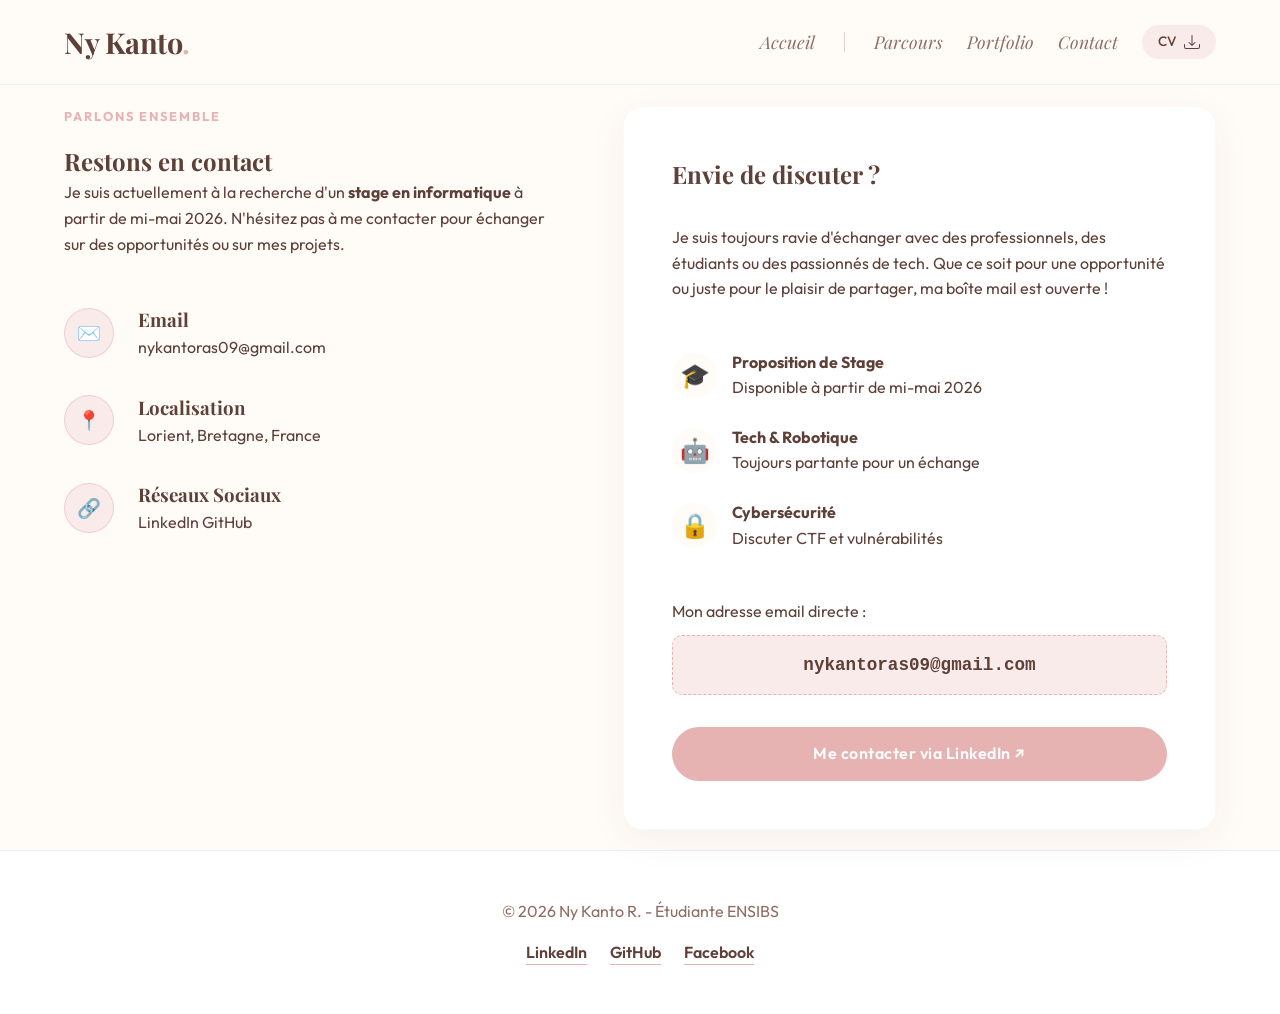
<file: contact.html>
<!DOCTYPE html>
<html lang="fr">
<head>
    <meta charset="UTF-8">
    <meta name="viewport" content="width=device-width, initial-scale=1.0">
    <title>Me Contacter - Ny Kanto</title>
    
    <link rel="stylesheet" href="style.css">
    <link href="https://fonts.googleapis.com/css2?family=Outfit:wght@300;400;500;700&family=Playfair+Display:ital,wght@0,400;0,600;0,700;1,400&display=swap" rel="stylesheet">
</head>

<body>

    <nav class="menu-principal">
        <div class="logo">Ny Kanto<span class="point-logo">.</span></div>
        <ul class="liens-navigation">
            <li><a href="index.html" class="lien-page">Accueil</a></li>

            <li class="separateur"></li>

            <li><a href="parcours.html" class="lien-page">Parcours</a></li>
            <li><a href="projets.html" class="lien-page">Portfolio</a></li>
            <li><a href="contact.html" class="lien-page">Contact</a></li>

            <li>
                <a href="mon-cv.pdf" target="_blank" class="bouton-cv">
                    CV 
                    <svg xmlns="http://www.w3.org/2000/svg" width="16" height="16" fill="currentColor" viewBox="0 0 16 16">
                        <path d="M.5 9.9a.5.5 0 0 1 .5.5v2.5a1 1 0 0 0 1 1h12a1 1 0 0 0 1-1v-2.5a.5.5 0 0 1 1 0v2.5a2 2 0 0 1-2 2H2a2 2 0 0 1-2-2v-2.5a.5.5 0 0 1 .5-.5z"/>
                        <path d="M7.646 11.854a.5.5 0 0 0 .708 0l3-3a.5.5 0 0 0-.708-.708L8.5 10.293V1.5a.5.5 0 0 0-1 0v8.793L5.354 8.146a.5.5 0 0 0-.708.708l3 3z"/>
                    </svg>
                </a>
            </li>
        </ul>
    </nav>

    <section class="section-contact">
        <div class="container mise-en-page-contact">
            
            <div class="infos-contact">
                <p class="sous-titre">Parlons ensemble</p>
                <h1>Restons en contact</h1>
                <p class="description">
                    Je suis actuellement à la recherche d'un <strong>stage en informatique</strong> à partir de mi-mai 2026.
                    N'hésitez pas à me contacter pour échanger sur des opportunités ou sur mes projets.
                </p>

                <div class="grille-cartes-info">
                    
                    <div class="carte-info">
                        <div class="cercle-icone">✉️</div>
                        <div>
                            <h3>Email</h3>
                            <a href="mailto:nykantoras09@gmail.com">nykantoras09@gmail.com</a>
                        </div>
                    </div>

                    <div class="carte-info">
                        <div class="cercle-icone">📍</div>
                        <div>
                            <h3>Localisation</h3>
                            <p>Lorient, Bretagne, France</p>
                        </div>
                    </div>

                    <div class="carte-info">
                        <div class="cercle-icone">🔗</div>
                        <div>
                            <h3>Réseaux Sociaux</h3>
                            <div class="liens-sociaux-contact">
                                <a href="https://www.linkedin.com/in/nykanto-rasolofonjatovo" target="_blank">LinkedIn</a>
                                <a href="https://github.com/NyKanto09" target="_blank">GitHub</a>
                            </div>
                        </div>
                    </div>

                </div>
            </div>

            <div class="grande-carte-contact">
    
                <h2>Envie de discuter ?</h2>
                
                <p class="introduction-contact">
                    Je suis toujours ravie d'échanger avec des professionnels, des étudiants ou des passionnés de tech. 
                    Que ce soit pour une opportunité ou juste pour le plaisir de partager, ma boîte mail est ouverte !
                </p>

                <div class="sujets-discussion">
                    
                    <div class="element-sujet">
                        <span class="icone-sujet">🎓</span>
                        <div class="texte-sujet">
                            <strong>Proposition de Stage</strong>
                            <span>Disponible à partir de mi-mai 2026</span>
                        </div>
                    </div>

                    <div class="element-sujet">
                        <span class="icone-sujet">🤖</span>
                        <div class="texte-sujet">
                            <strong>Tech & Robotique</strong>
                            <span>Toujours partante pour un échange</span>
                        </div>
                    </div>

                    <div class="element-sujet">
                        <span class="icone-sujet">🔒</span>
                        <div class="texte-sujet">
                            <strong>Cybersécurité</strong>
                            <span>Discuter CTF et vulnérabilités</span>
                        </div>
                    </div>

                </div>

                <div class="mise-en-avant-email">
                    <p>Mon adresse email directe :</p>
                    <div class="boite-email">nykantoras09@gmail.com</div>
                </div>

                <a href="https://www.linkedin.com/in/nykanto-rasolofonjatovo" target="_blank" class="bouton bouton-rose pleine-largeur">
                    Me contacter via LinkedIn ↗
                </a>

            </div>
        </div>
    </section>

    <footer>
        <div class="container">
            <p>© 2026 Ny Kanto R. - Étudiante ENSIBS</p>
            
            <div class="reseaux-sociaux">
                <a href="https://www.linkedin.com/in/nykanto-rasolofonjatovo" target="_blank">LinkedIn</a>
                <a href="https://github.com/NyKanto09" target="_blank">GitHub</a>
                <a href="https://www.facebook.com/share/1869oNF7mo/" target="_blank">Facebook</a>
            </div>
        </div>
    </footer>

</body>
</html>
</file>
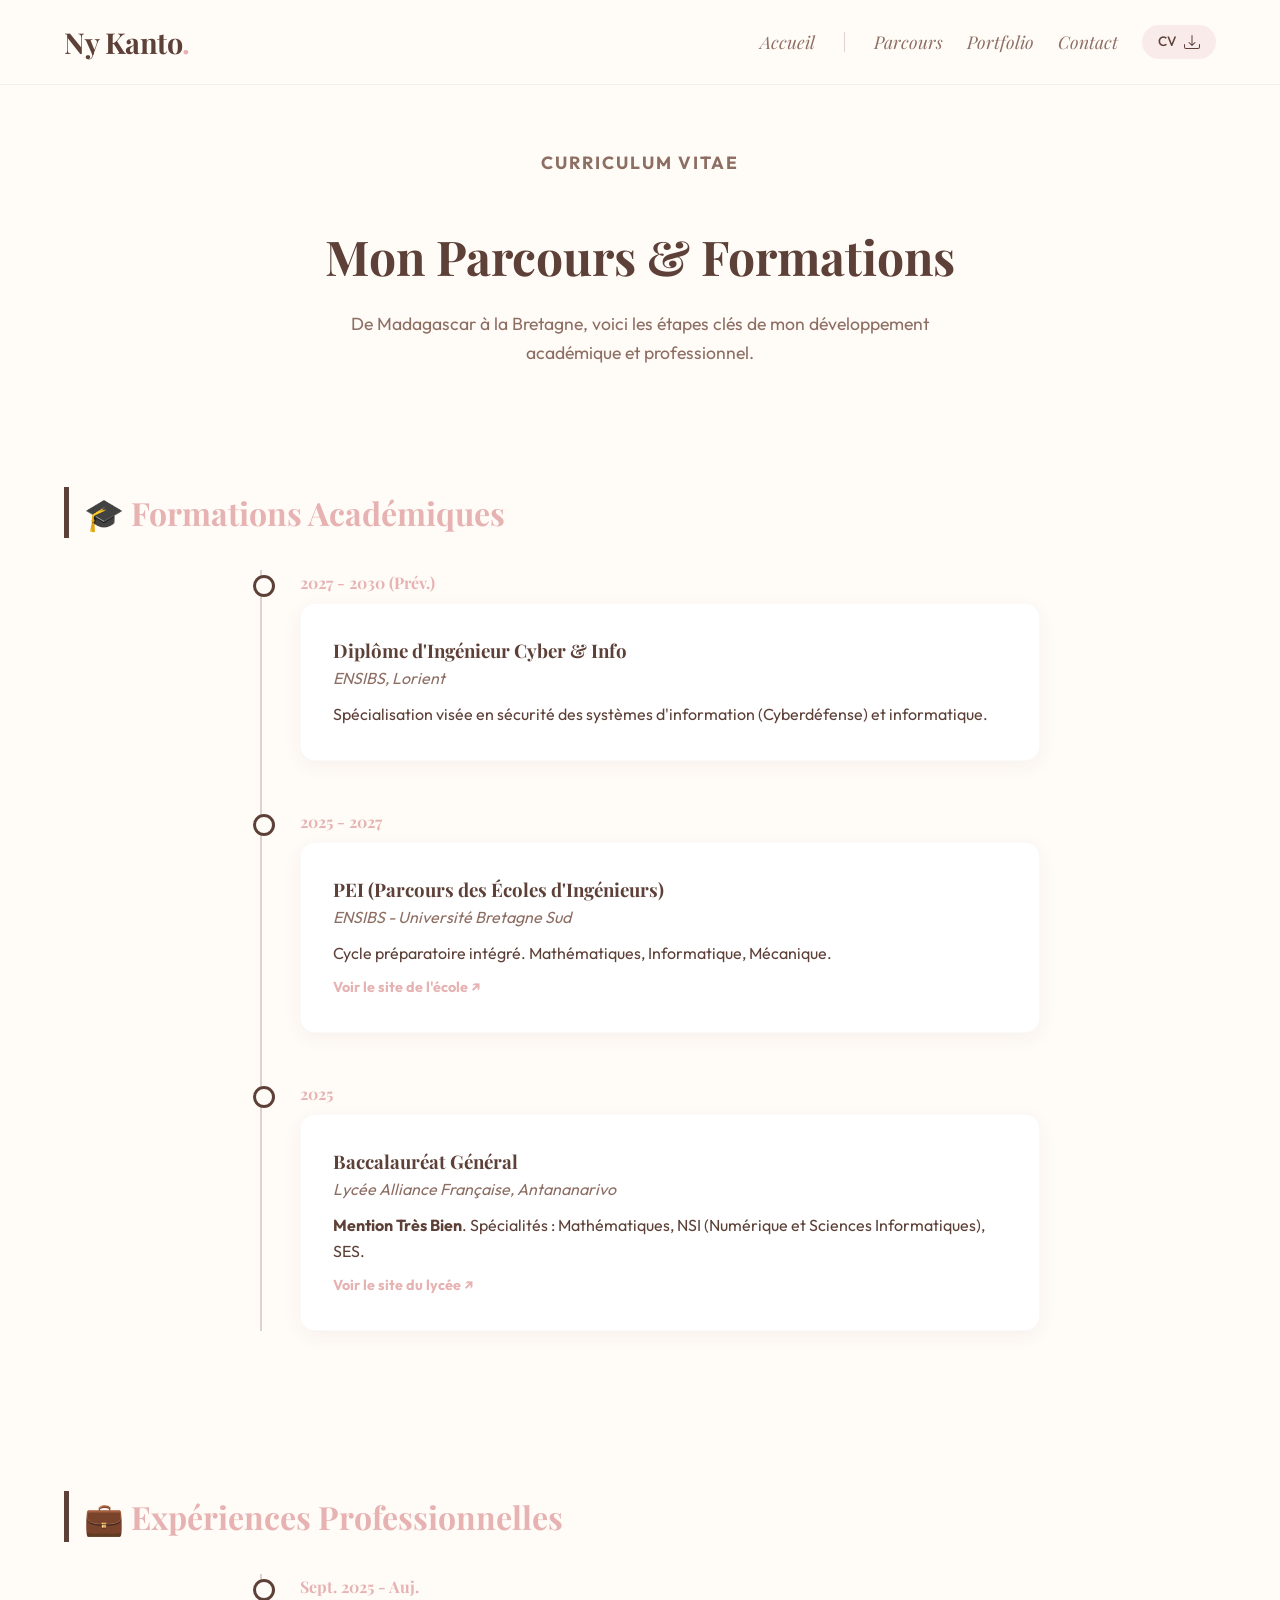
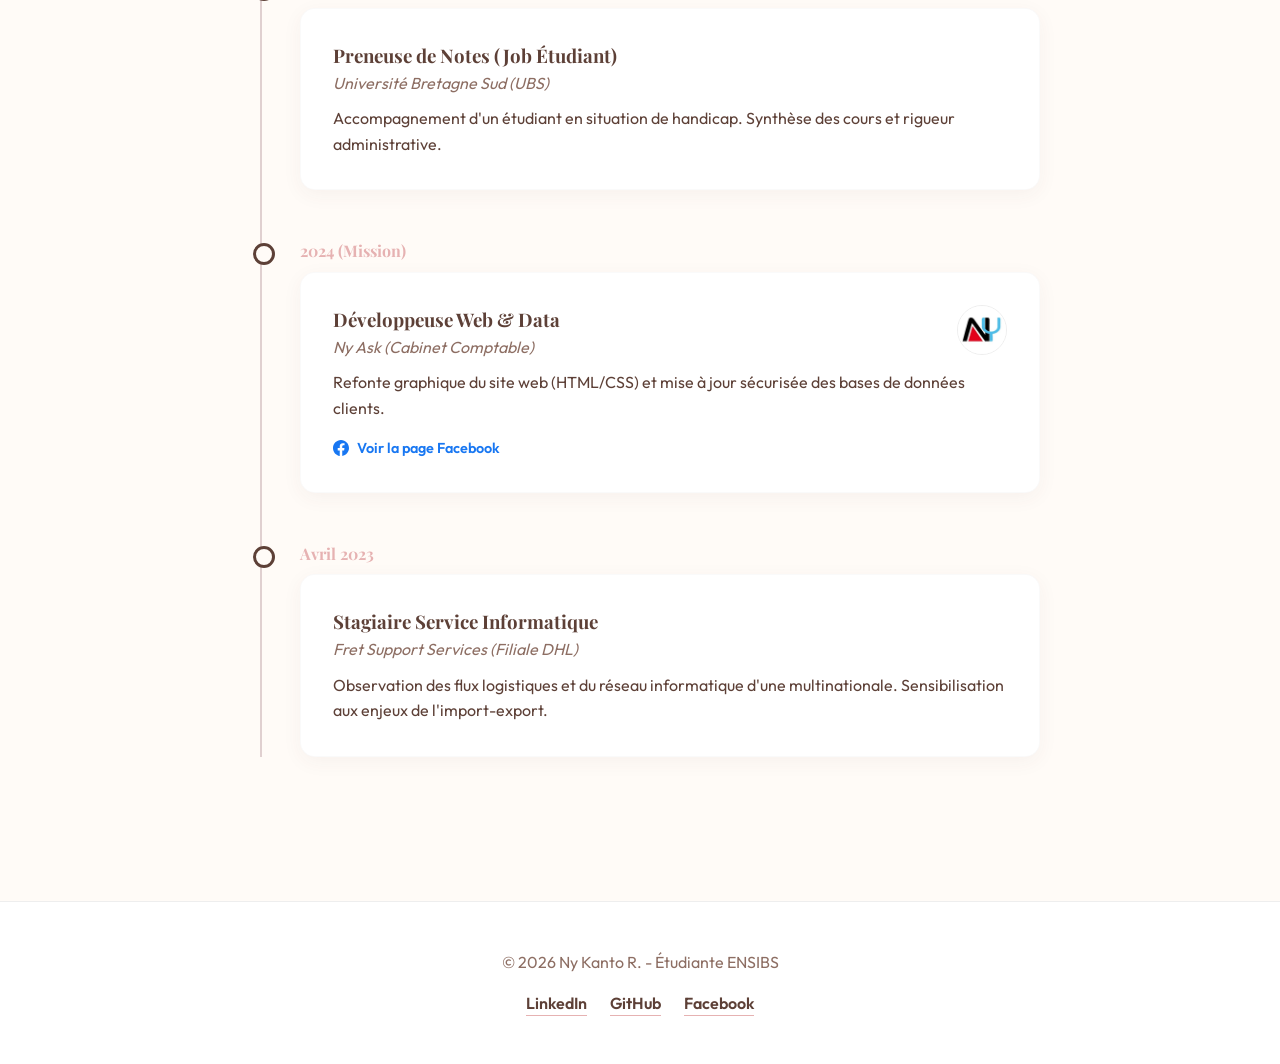
<file: parcours.html>
<!DOCTYPE html>
<html lang="fr">
<head>
    <meta charset="UTF-8">
    <meta name="viewport" content="width=device-width, initial-scale=1.0">
    <title>Mon Parcours - Ny Kanto</title>
    
    <link rel="stylesheet" href="style.css">
    <link href="https://fonts.googleapis.com/css2?family=Outfit:wght@300;400;500;700&family=Playfair+Display:ital,wght@0,400;0,600;0,700;1,400&display=swap" rel="stylesheet">
</head>

<body>

    <nav class="menu-principal">
        <div class="logo">Ny Kanto<span class="point-logo">.</span></div>
        <ul class="liens-navigation">
            <li><a href="index.html" class="lien-page">Accueil</a></li>

            <li class="separateur"></li>

            <li><a href="parcours.html" class="lien-page">Parcours</a></li>
            <li><a href="projets.html" class="lien-page">Portfolio</a></li>
            <li><a href="contact.html" class="lien-page">Contact</a></li>

            <li>
                <a href="mon-cv.pdf" target="_blank" class="bouton-cv">
                    CV 
                    <svg xmlns="http://www.w3.org/2000/svg" width="16" height="16" fill="currentColor" viewBox="0 0 16 16">
                        <path d="M.5 9.9a.5.5 0 0 1 .5.5v2.5a1 1 0 0 0 1 1h12a1 1 0 0 0 1-1v-2.5a.5.5 0 0 1 1 0v2.5a2 2 0 0 1-2 2H2a2 2 0 0 1-2-2v-2.5a.5.5 0 0 1 .5-.5z"/>
                        <path d="M7.646 11.854a.5.5 0 0 0 .708 0l3-3a.5.5 0 0 0-.708-.708L8.5 10.293V1.5a.5.5 0 0 0-1 0v8.793L5.354 8.146a.5.5 0 0 0-.708.708l3 3z"/>
                    </svg>
                </a>
            </li>
        </ul>
    </nav>

    <header class="en-tete-page">
        <div class="container">
            <p class="sous-titre">Curriculum Vitae</p>
            <h1>Mon Parcours & Formations</h1>
            <p class="description">De Madagascar à la Bretagne, voici les étapes clés de mon développement académique et professionnel.</p>
        </div>
    </header>

    <section class="section-parcours">
        <div class="container">
            
            <h2 class="titre-parcours">🎓 Formations Académiques</h2>
            
            <div class="ligne-du-temps">
                
                <div class="etape-parcours">
                    <div class="date-parcours">2027 - 2030 (Prév.)</div>
                    <div class="contenu-parcours">
                        <h3>Diplôme d'Ingénieur Cyber & Info</h3>
                        <span class="lieu">ENSIBS, Lorient</span>
                        <p>Spécialisation visée en sécurité des systèmes d'information (Cyberdéfense) et informatique.</p>
                    </div>
                </div>

                <div class="etape-parcours">
                    <div class="date-parcours">2025 - 2027</div>
                    <div class="contenu-parcours">
                        <h3>PEI (Parcours des Écoles d'Ingénieurs)</h3>
                        <span class="lieu">ENSIBS - Université Bretagne Sud</span>
                        <p>Cycle préparatoire intégré. Mathématiques, Informatique, Mécanique.</p>
                        <a href="https://www.univ-ubs.fr/" target="_blank" class="lien-institution">Voir le site de l'école ↗</a>
                    </div>
                </div>

                <div class="etape-parcours">
                    <div class="date-parcours">2025</div>
                    <div class="contenu-parcours">
                        <h3>Baccalauréat Général</h3>
                        <span class="lieu">Lycée Alliance Française, Antananarivo</span>
                        <p><strong>Mention Très Bien</strong>. Spécialités : Mathématiques, NSI (Numérique et Sciences Informatiques), SES.</p>
                        <a href="https://www.apeaf.mg/" target="_blank" class="lien-institution">Voir le site du lycée ↗</a>
                    </div>
                </div>

            </div> 
            
            <div class="espace-vide"></div>

            <h2 class="titre-parcours">💼 Expériences Professionnelles</h2>
            
            <div class="ligne-du-temps">

                <div class="etape-parcours">
                    <div class="date-parcours">Sept. 2025 - Auj.</div>
                    <div class="contenu-parcours">
                        <h3>Preneuse de Notes (Job Étudiant)</h3>
                        <span class="lieu">Université Bretagne Sud (UBS)</span>
                        <p>Accompagnement d'un étudiant en situation de handicap. Synthèse des cours et rigueur administrative.</p>
                    </div>
                </div>

                <div class="etape-parcours">
                    <div class="date-parcours">2024 (Mission)</div>
                    <div class="contenu-parcours">
                        
                        <div class="en-tete-experience">
                            <div>
                                <h3>Développeuse Web & Data</h3>
                                <span class="lieu">Ny Ask (Cabinet Comptable)</span>
                            </div>
                            <img src="images/nyask.jpg" alt="Logo Ny Ask" class="logo-entreprise">
                        </div>

                        <p>Refonte graphique du site web (HTML/CSS) et mise à jour sécurisée des bases de données clients.</p>
                        
                        <a href="https://www.facebook.com/nyask.mada/" target="_blank" class="lien-facebook">
                            <svg xmlns="http://www.w3.org/2000/svg" width="16" height="16" fill="currentColor" viewBox="0 0 16 16">
                                <path d="M16 8.049c0-4.446-3.582-8.05-8-8.05C3.58 0-.002 3.603-.002 8.05c0 4.017 2.926 7.347 6.75 7.951v-5.625h-2.03V8.05H6.75V6.275c0-2.017 1.195-3.131 3.022-3.131.876 0 1.791.157 1.791.157v1.98h-1.009c-.993 0-1.303.621-1.303 1.258v1.51h2.218l-.354 2.326H9.25V16c3.824-.604 6.75-3.934 6.75-7.951z"/>
                            </svg>
                            Voir la page Facebook
                        </a>
                    </div>
                </div>

                <div class="etape-parcours">
                    <div class="date-parcours">Avril 2023</div>
                    <div class="contenu-parcours">
                        <h3>Stagiaire Service Informatique</h3>
                        <span class="lieu">Fret Support Services (Filiale DHL)</span>
                        <p>Observation des flux logistiques et du réseau informatique d'une multinationale. Sensibilisation aux enjeux de l'import-export.</p>
                    </div>
                </div>

            </div> 
        </div>
    </section>

    <footer>
        <div class="container">
            <p>© 2026 Ny Kanto R. - Étudiante ENSIBS</p>
            
            <div class="reseaux-sociaux">
                <a href="https://www.linkedin.com/in/nykanto-rasolofonjatovo" target="_blank">LinkedIn</a>
                <a href="https://github.com/NyKanto09" target="_blank">GitHub</a>
                <a href="https://www.facebook.com/share/1869oNF7mo/" target="_blank">Facebook</a>
            </div>
        </div>
    </footer>

</body>
</html>
</file>
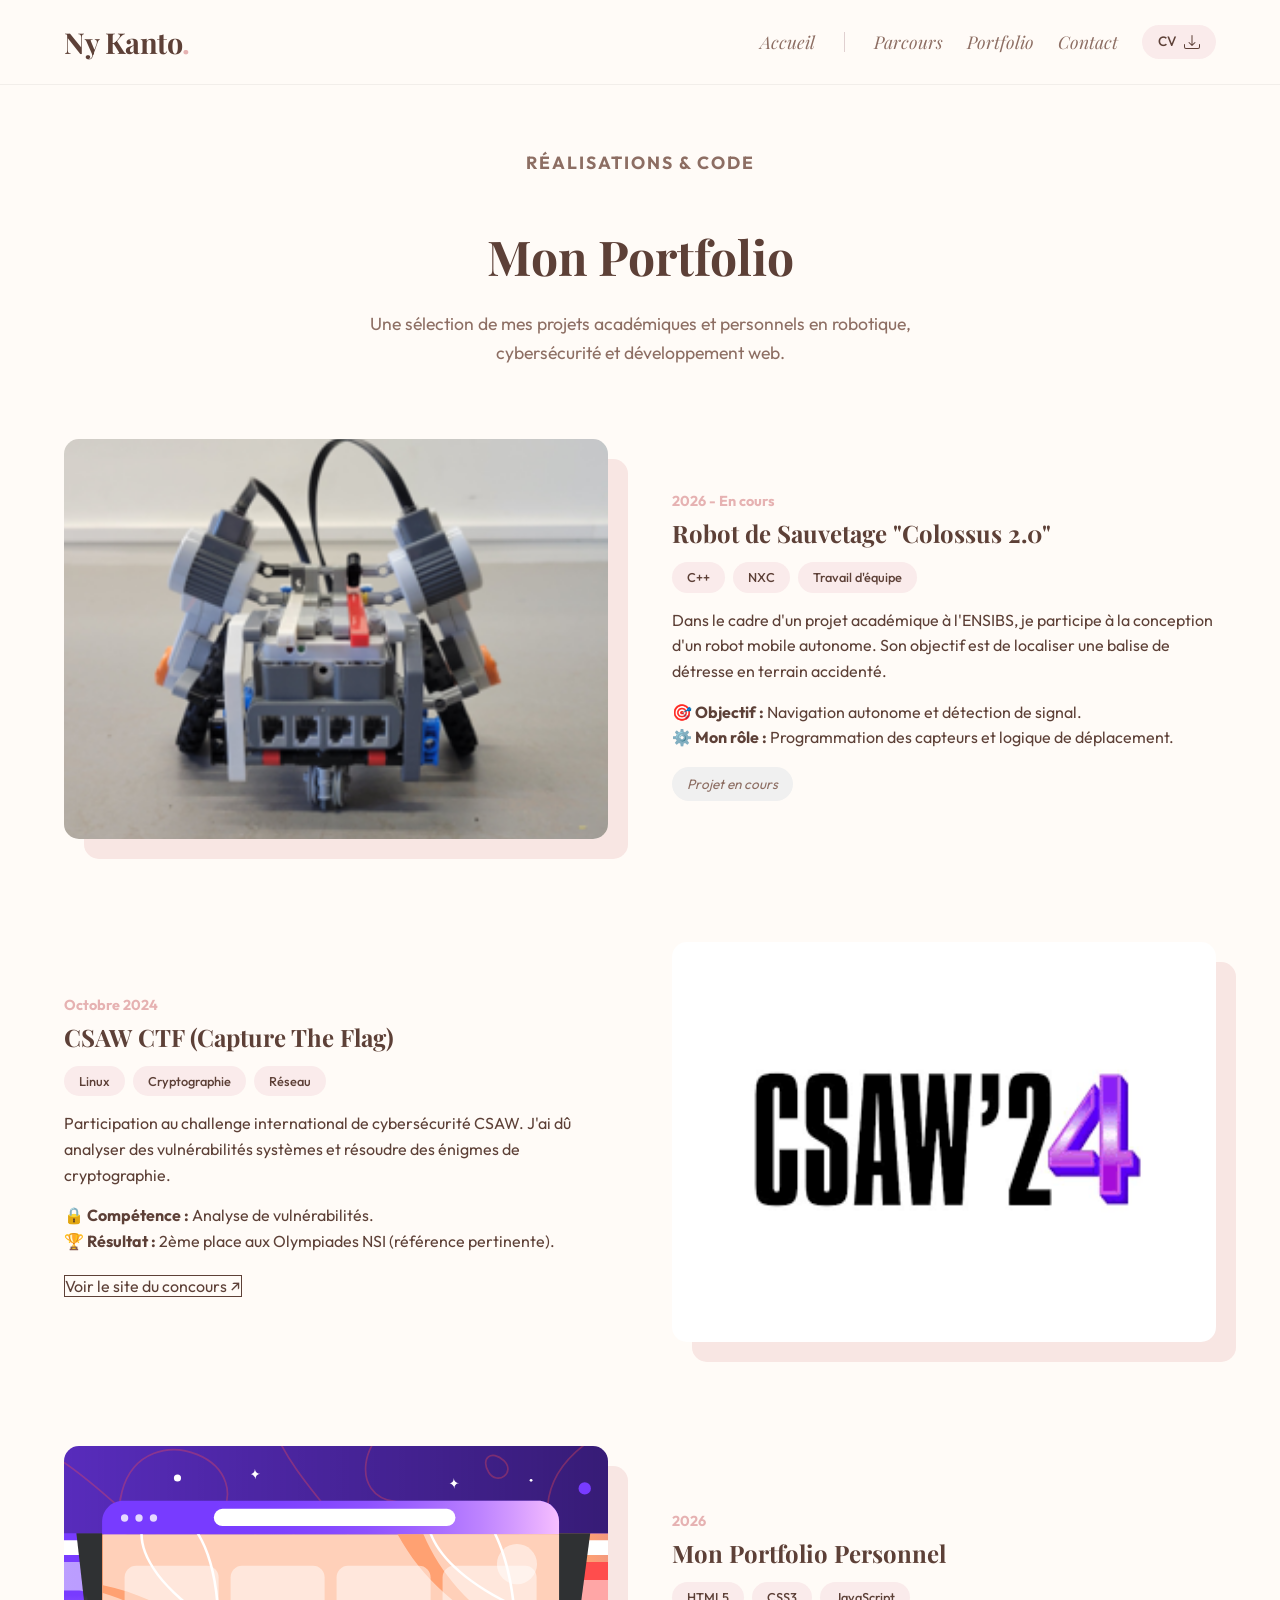
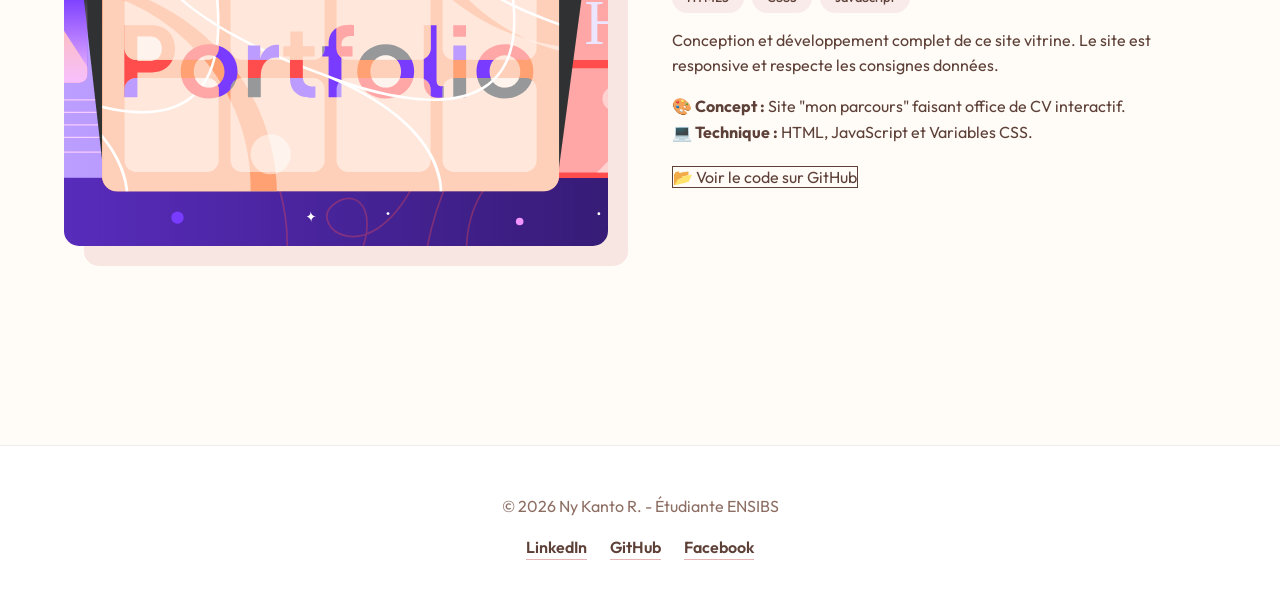
<file: projets.html>
<!DOCTYPE html>
<html lang="fr">
<head>
    <meta charset="UTF-8">
    <meta name="viewport" content="width=device-width, initial-scale=1.0">
    <title>Mes Projets - Ny Kanto</title>
    
    <link rel="stylesheet" href="style.css">
    <link href="https://fonts.googleapis.com/css2?family=Outfit:wght@300;400;500;700&family=Playfair+Display:ital,wght@0,400;0,600;0,700;1,400&display=swap" rel="stylesheet">
</head>

<body>

    <nav class="menu-principal">
        <div class="logo">Ny Kanto<span class="point-logo">.</span></div>
        <ul class="liens-navigation">
            <li><a href="index.html" class="lien-page">Accueil</a></li>

            <li class="separateur"></li>

            <li><a href="parcours.html" class="lien-page">Parcours</a></li>
            <li><a href="projets.html" class="lien-page">Portfolio</a></li>
            <li><a href="contact.html" class="lien-page">Contact</a></li>

            <li>
                <a href="mon-cv.pdf" target="_blank" class="bouton-cv">
                    CV 
                    <svg xmlns="http://www.w3.org/2000/svg" width="16" height="16" fill="currentColor" viewBox="0 0 16 16">
                        <path d="M.5 9.9a.5.5 0 0 1 .5.5v2.5a1 1 0 0 0 1 1h12a1 1 0 0 0 1-1v-2.5a.5.5 0 0 1 1 0v2.5a2 2 0 0 1-2 2H2a2 2 0 0 1-2-2v-2.5a.5.5 0 0 1 .5-.5z"/>
                        <path d="M7.646 11.854a.5.5 0 0 0 .708 0l3-3a.5.5 0 0 0-.708-.708L8.5 10.293V1.5a.5.5 0 0 0-1 0v8.793L5.354 8.146a.5.5 0 0 0-.708.708l3 3z"/>
                    </svg>
                </a>
            </li>
        </ul>
    </nav>

    <header class="en-tete-page">
        <div class="container">
            <p class="sous-titre">Réalisations & Code</p>
            <h1>Mon Portfolio</h1>
            <p class="description">Une sélection de mes projets académiques et personnels en robotique, cybersécurité et développement web.</p>
        </div>
    </header>

    <section class="liste-projets">
        <div class="container">

            <article class="article-projet">
                <div class="visuel-projet">
                    <img src="images/robot.png" alt="Robot Colossus 2.0">
                </div>
                
                <div class="info-projet">
                    <span class="annee-projet">2026 - En cours</span>
                    <h2>Robot de Sauvetage "Colossus 2.0"</h2>
                    
                    <div class="tags-technos">
                        <span class="tag-techno">C++</span>
                        <span class="tag-techno">NXC</span>
                        <span class="tag-techno">Travail d'équipe</span>
                    </div>
                    
                    <p>
                        Dans le cadre d'un projet académique à l'ENSIBS, je participe à la conception d'un robot mobile autonome.
                        Son objectif est de localiser une balise de détresse en terrain accidenté.
                    </p>
                    <ul class="details-projet">
                        <li>🎯 <strong>Objectif :</strong> Navigation autonome et détection de signal.</li>
                        <li>⚙️ <strong>Mon rôle :</strong> Programmation des capteurs et logique de déplacement.</li>
                    </ul>
                    
                    <div class="actions-projet">
                        <span class="badge-statut">Projet en cours</span>
                    </div>
                </div>
            </article>

            <article class="article-projet inverse">
                <div class="visuel-projet">
                    <img src="images/cyber.png" alt="Challenge Cybersécurité" class="image-entiere">
                </div>
                
                <div class="info-projet">
                    <span class="annee-projet">Octobre 2024</span>
                    <h2>CSAW CTF (Capture The Flag)</h2>
                    
                    <div class="tags-technos">
                        <span class="tag-techno">Linux</span>
                        <span class="tag-techno">Cryptographie</span>
                        <span class="tag-techno">Réseau</span>
                    </div>
                    
                    <p>
                        Participation au challenge international de cybersécurité CSAW. 
                        J'ai dû analyser des vulnérabilités systèmes et résoudre des énigmes de cryptographie.
                    </p>
                    <ul class="details-projet">
                        <li>🔒 <strong>Compétence :</strong> Analyse de vulnérabilités.</li>
                        <li>🏆 <strong>Résultat :</strong> 2ème place aux Olympiades NSI (référence pertinente).</li>
                    </ul>

                    <div class="actions-projet">
                        <a href="https://www.csaw.io/" target="_blank" class="bouton-contour">
                            Voir le site du concours ↗
                        </a>
                    </div>
                </div>
            </article>

            <article class="article-projet">
                <div class="visuel-projet">
                    <img src="images/web.svg" alt="Site Web Portfolio">
                </div>
                
                <div class="info-projet">
                    <span class="annee-projet">2026</span>
                    <h2>Mon Portfolio Personnel</h2>
                    
                    <div class="tags-technos">
                        <span class="tag-techno">HTML5</span>
                        <span class="tag-techno">CSS3</span>
                        <span class="tag-techno">JavaScript</span>
                    </div>
                    
                    <p>
                        Conception et développement complet de ce site vitrine.
                        Le site est responsive et respecte les consignes données.
                    </p>
                    <ul class="details-projet">
                        <li>🎨 <strong>Concept :</strong> Site "mon parcours" faisant office de CV interactif.</li>
                        <li>💻 <strong>Technique :</strong> HTML, JavaScript et Variables CSS.</li>
                    </ul>

                    <div class="actions-projet">
                        <a href="https://github.com/NyKanto09/Site-Web-Mon-parcours" target="_blank" class="bouton-contour">
                            <span class="icone-dossier">📂</span> Voir le code sur GitHub
                        </a>
                    </div>
                </div>
            </article>

        </div>
    </section>

    <footer>
        <div class="container">
            <p>© 2026 Ny Kanto R. - Étudiante ENSIBS</p>
            
            <div class="reseaux-sociaux">
                <a href="https://www.linkedin.com/in/nykanto-rasolofonjatovo" target="_blank">LinkedIn</a>
                <a href="https://github.com/NyKanto09" target="_blank">GitHub</a>
                <a href="https://www.facebook.com/share/1869oNF7mo/" target="_blank">Facebook</a>
            </div>
        </div>
    </footer>

</body>
</html>
</file>
<file: style.css>
/* -----------------------------------------------------------
   1. Mise à 0 des margin 
----------------------------------------------------------- */
* {
    margin: 0;
    padding: 0;
    box-sizing: border-box;
}

/* -----------------------------------------------------------
   2. VARIABLES (Palette de couleurs & Polices)
----------------------------------------------------------- */
:root {
    --bg-body: #fffbf7;
    --bg-cards: #ffffff;
    --text-main: #5d4037;
    --text-muted: #8d6e63;
    --accent: #e6b2b2;
    --accent-hover: #d29696;
    --accent-light: #faebeb;
    
    --font-titles: 'Playfair Display', serif;
    --font-body: 'Outfit', sans-serif;
}

/* -----------------------------------------------------------
   3. STYLES GÉNÉRAUX ET STRUCTURE
----------------------------------------------------------- */
body {
    font-family: var(--font-body);
    background-color: var(--bg-body);
    color: var(--text-main);
    line-height: 1.6;
    overflow-x: hidden;
}

a {
    text-decoration: none;
    color: var(--text-main);
    transition: 0.3s ease;
}

ul { list-style: none; }

h1, h2, h3, .logo {
    font-family: var(--font-titles);
    font-weight: 700;
    color: var(--text-main);
}

.container {
    width: 90%;
    max-width: 1200px;
    margin: 0 auto;
}

.en-tete-page {
    padding: 4rem 0 2rem;
    text-align: center;
    background-color: var(--bg-body);
}

.en-tete-page h1 {
    font-size: 3rem;
    margin-bottom: 1rem;
}

.en-tete-page .description, .en-tete-page p {
    font-size: 1.1rem;
    color: var(--text-muted);
    max-width: 600px;
    margin: 0 auto;
    text-align: center;
    margin-bottom: 2.5rem;
    line-height: 1.6;
}

.espace-vide {
    height: 4rem;
}

/* -----------------------------------------------------------
   4. NAVIGATION (Menu principal)
----------------------------------------------------------- */
.menu-principal {
    padding: 1.2rem 5%;
    display: flex;
    justify-content: space-between;
    align-items: center;
    background: rgba(255, 251, 247, 0.95);
    backdrop-filter: blur(10px);
    position: sticky;
    top: 0;
    z-index: 1000;
    border-bottom: 1px solid rgba(0,0,0,0.05);
}

.logo { font-size: 1.8rem; letter-spacing: -0.5px; }
.point-logo { color: var(--accent); }

.liens-navigation {
    display: flex;
    align-items: center;
    gap: 1.5rem;
}


.lien-ancre {
    font-size: 0.8rem;
    font-weight: 600;
    text-transform: uppercase;
    letter-spacing: 1px;
}
.lien-ancre:hover { color: var(--accent); }


.lien-page {
    font-family: var(--font-titles);
    font-style: italic;
    font-size: 1.1rem;
    color: var(--text-muted);
}
.lien-page:hover {
    color: var(--accent);
    text-decoration: underline;
    text-underline-offset: 4px;
}

.lien-page.actif {
    color: var(--accent) !important;
    border-bottom: 2px solid var(--accent);
    text-decoration: none;
}

.separateur {
    width: 1px;
    height: 20px;
    background-color: #e0d0d0;
    margin: 0 5px;
}

.bouton-cv {
    display: flex;
    align-items: center;
    gap: 8px;
    font-family: var(--font-body);
    font-weight: 500;
    font-size: 0.85rem;
    padding: 6px 16px;
    border-radius: 20px;
    background-color: var(--accent-light);
    color: var(--text-main);
    transition: 0.3s;
}
.bouton-cv:hover {
    background-color: var(--accent);
    color: white;
}

/* -----------------------------------------------------------
   5. ACCUEIL (Bannière)
----------------------------------------------------------- */
.en-tete-accueil {
    min-height: 85vh;
    display: flex;
    align-items: center;
}

.disposition-accueil {
    display: flex;
    justify-content: space-between;
    align-items: center;
    gap: 2rem;
}

.texte-accueil { flex: 1; }

.sous-titre {
    text-transform: uppercase;
    font-size: 0.8rem;
    letter-spacing: 2px;
    color: var(--accent);
    font-weight: 700;
    margin-bottom: 1rem;
}

.texte-accueil h1 {
    font-size: 4rem;
    line-height: 1.1;
    margin-bottom: 1.5rem;
}

.image-accueil img {
    width: 380px;
    height: 480px;
    object-fit: cover;
    border-radius: 20px;
    box-shadow: 20px 20px 0px rgba(230, 178, 178, 0.2);
}

.groupe-boutons { display: flex; gap: 1rem; }

.bouton {
    padding: 0.9rem 2rem;
    border-radius: 50px;
    font-weight: 600;
    letter-spacing: 0.5px;
    display: inline-block;
    cursor: pointer;
    border: none;
}

.bouton-rose {
    background-color: var(--accent);
    color: white;
}
.bouton-rose:hover {
    background-color: var(--accent-hover);
    transform: translateY(-2px);
}

.bouton-contour {
    border: 1px solid var(--text-main);
    color: var(--text-main);
    background: transparent;
}
.bouton-contour:hover {
    background-color: var(--text-main);
    color: white;
}

/* -----------------------------------------------------------
   6. SECTION À PROPOS (Onglets)
----------------------------------------------------------- */
.section-apropos { padding: 5rem 0; }

.titre-section {
    font-size: 2rem;
    margin-bottom: 2rem;
    text-align: center;
}

.conteneur-onglets {
    display: flex;
    justify-content: center;
    gap: 1rem;
    margin-bottom: 3rem;
    flex-wrap: wrap;
}

.bouton-onglet {
    background: transparent;
    border: 1px solid #e0d0d0;
    border-radius: 50px;
    padding: 10px 25px;
    font-family: var(--font-body);
    font-weight: 600;
    cursor: pointer;
    color: var(--text-muted);
    transition: 0.3s;
}

.bouton-onglet.actif {
    background-color: var(--accent) !important;
    border-color: var(--accent) !important;
    color: white !important;
    box-shadow: 0 4px 10px rgba(230, 178, 178, 0.3);
}

.contenu-onglet {
    display: none;
    background: white;
    padding: 2.5rem;
    border-radius: 20px;
    box-shadow: 0 10px 30px rgba(93, 64, 55, 0.03);
    justify-content: space-between;
    align-items: center;
    gap: 3rem;
    opacity: 0;
    transform: translateY(10px);
    transition: all 0.5s ease;
}

.contenu-onglet.actif {
    opacity: 1;
    transform: translateY(0);
}

.texte-onglet { flex: 1; }
.texte-onglet h3 { margin-bottom: 1.5rem; }

.image-onglet { flex: 1; max-width: 400px; }
.image-onglet img {
    width: 100%;
    height: 300px;
    object-fit: cover;
    border-radius: 15px;
    box-shadow: 10px 10px 0px var(--accent-light);
}

.liste-details li { margin-bottom: 10px; }
.groupe-tags { margin-bottom: 15px; }
.tag-competence {
    display: inline-block;
    background-color: var(--bg-body);
    padding: 5px 12px;
    border-radius: 15px;
    font-size: 0.9rem;
    margin: 5px 5px 5px 0;
    border: 1px solid #e0d0d0;
}

/* -----------------------------------------------------------
   7. COMPÉTENCES (Barres de progression)
----------------------------------------------------------- */
.section-competences {
    padding: 5rem 0;
    background-color: #faf8f6;
}

.grille-categories {
    display: grid;
    grid-template-columns: 1fr 1fr 1fr;
    gap: 3rem;
}

.carte-competence {
    position: relative;
    background: white;
    padding: 1rem 1.5rem;
    border-radius: 12px;
    overflow: hidden;
    margin-bottom: 1rem;
    border: 1px solid rgba(0,0,0,0.03);
    box-shadow: 0 4px 10px rgba(0,0,0,0.01);
}

.nom-competence {
    font-weight: 600;
    position: relative;
    z-index: 3;
    color: var(--text-main);
}

/* Barre de progression (Départ à 0%) */
.barre-progression {
    position: absolute;
    top: 0;
    left: 0;
    height: 100%;
    width: 0%;
    background-color: var(--accent-light); 
    z-index: 1;
    transition: width 0.6s ease;
}

/* Animation au survol de la carte */
.carte-competence:hover .barre-progression {
    width: var(--pourcentage);
    background-color: var(--accent);
}

.carte-competence:hover .pourcentage {
    opacity: 1;
    transform: translateX(0);
}

.pourcentage {
    float: right;
    font-weight: 700;
    color: var(--text-main);
    position: relative;
    z-index: 3;
    opacity: 0;
    transform: translateX(10px);
    transition: 0.3s;
}

/* -----------------------------------------------------------
   8. PROJETS
----------------------------------------------------------- */
/* Mode Grille ( pour l'accueil) */
.section-projets { padding: 5rem 0; }

.grille-projets {
    display: grid;
    grid-template-columns: 1fr 1fr 1fr;
    gap: 2rem;
    margin-top: 3rem;
}

.carte-projet {
    background-color: white;
    border-radius: 15px;
    overflow: hidden;
    border: 1px solid rgba(0,0,0,0.05);
    transition: 0.3s ease;
}

.carte-projet:hover {
    transform: translateY(-5px);
    box-shadow: 0 10px 20px rgba(93, 64, 55, 0.1);
    border-color: var(--accent);
}

.haut-carte img {
    width: 100%;
    height: 220px;
    object-fit: cover;
    display: block;
    border-bottom: 1px solid #f0f0f0;
}

.image-entiere {
    object-fit: contain !important;
    background-color: #ffffff;
}

.bas-carte {
    padding: 1.5rem;
    text-align: left;
}

.lien-fleche {
    font-weight: 700;
    font-size: 0.9rem;
    color: var(--accent);
    text-transform: uppercase;
}

.liens-carte {
    display: flex;
    align-items: center;
    gap: 10px;
    margin-top: 10px;
}
.petit-separateur { color: #ccc; }
.lien-externe {
    font-size: 0.85rem;
    color: var(--text-muted);
    border-bottom: 1px dotted var(--text-muted);
}

/* Mode Liste ZigZag (Page Portfolio) */
.liste-projets { padding-bottom: 6rem; }

.article-projet {
    display: flex;
    align-items: center;
    gap: 4rem;
    margin-bottom: 6rem;
}

.article-projet.inverse { flex-direction: row-reverse; }

.visuel-projet { flex: 1; }
.visuel-projet img {
    width: 100%;
    height: 400px;
    object-fit: cover;
    border-radius: 15px;
    box-shadow: 20px 20px 0px rgba(230, 178, 178, 0.3);
    transition: 0.4s ease;
}

.article-projet:hover .visuel-projet img {
    transform: scale(1.02);
    box-shadow: 25px 25px 0px rgba(230, 178, 178, 0.5);
}

.info-projet { flex: 1; }

.annee-projet {
    color: var(--accent);
    font-weight: 700;
    font-size: 0.9rem;
}

.tags-technos { margin: 10px 0; }
.tag-techno {
    display: inline-block;
    background-color: var(--accent-light);
    color: var(--text-main);
    padding: 5px 15px;
    border-radius: 20px;
    font-size: 0.8rem;
    font-weight: 500;
    margin-right: 5px;
    margin-bottom: 5px;
}

.details-projet { margin: 15px 0; }

.actions-projet { margin-top: 20px; }
.badge-statut {
    padding: 8px 15px;
    background-color: #f0f0f0;
    color: var(--text-muted);
    border-radius: 20px;
    font-size: 0.85rem;
    font-style: italic;
}

/* -----------------------------------------------------------
   9. PAGE PARCOURS (Timeline)
----------------------------------------------------------- */
.section-parcours { padding-bottom: 6rem; }

.ligne-du-temps {
    position: relative;
    max-width: 800px;
    margin: 0 auto;
}

/* Trait vertical gris */
.ligne-du-temps::after {
    content: '';
    position: absolute;
    width: 2px;
    background-color: #e0d0d0;
    top: 0; bottom: 0; left: 20px;
}

.etape-parcours {
    position: relative;
    padding-left: 60px;
    margin-bottom: 3rem;
}

/* Petit rond indicateur */
.etape-parcours::after {
    content: '';
    position: absolute;
    width: 16px; height: 16px;
    left: 13px; top: 5px;
    background-color: var(--bg-body);
    border: 3px solid var(--text-main);
    border-radius: 50%;
    z-index: 1;
    transition: 0.3s;
}

.etape-parcours:hover::after {
    background-color: var(--accent);
    border-color: var(--accent);
}

.contenu-parcours {
    padding: 2rem;
    background-color: white;
    border-radius: 15px;
    box-shadow: 0 5px 20px rgba(93, 64, 55, 0.05);
    border: 1px solid rgba(0,0,0,0.02);
    transition: 0.3s;
}

.etape-parcours:hover .contenu-parcours {
    transform: translateX(5px);
    border-left: 4px solid var(--accent);
}

.date-parcours {
    font-family: var(--font-titles);
    font-weight: 700;
    color: var(--accent);
    margin-bottom: 0.5rem;
}

.lieu {
    display: block;
    color: var(--text-muted);
    font-style: italic;
    margin-bottom: 10px;
}

.titre-parcours {
    font-size: 2rem;
    margin: 3rem 0 2rem;
    color: var(--accent);
    border-left: 5px solid var(--text-main);
    padding-left: 15px;
}

/* Style spécifique pour l'expérience Ny Ask */
.en-tete-experience {
    display: flex;
    justify-content: space-between;
    align-items: flex-start;
}

.logo-entreprise {
    width: 50px; 
    height: 50px; 
    border-radius: 50%; 
    object-fit: cover; 
    border: 1px solid #eee;
}

.lien-institution {
    display: inline-block; 
    margin-top: 10px; 
    color: var(--accent); 
    font-weight: bold; 
    font-size: 0.9rem;
}

.lien-facebook {
    display: flex; 
    align-items: center; 
    gap: 8px; 
    margin-top: 15px; 
    color: #1877F2; 
    font-weight: 600; 
    font-size: 0.9rem;
}

/* -----------------------------------------------------------
   10. PAGE CONTACT
----------------------------------------------------------- */
.section-contact {
    min-height: 85vh;
    display: flex;
    align-items: center;
}

.mise-en-page-contact {
    display: flex;
    justify-content: space-between;
    align-items: flex-start;
    gap: 4rem;
}

.infos-contact { flex: 1; }

.grande-carte-contact {
    flex: 1;
    background: white;
    padding: 3rem;
    border-radius: 20px;
    box-shadow: 0 10px 40px rgba(93, 64, 55, 0.05);
    border: 1px solid rgba(0,0,0,0.02);
    display: flex;
    flex-direction: column;
    gap: 2rem;
}

.introduction-contact {
    margin-bottom: 1rem;
}

.sujets-discussion {
    display: flex;
    flex-direction: column;
    gap: 1.5rem;
}

.element-sujet {
    display: flex;
    align-items: center;
    gap: 15px;
}

.icone-sujet {
    font-size: 1.5rem;
    background-color: var(--bg-body);
    width: 45px; height: 45px;
    display: flex; justify-content: center; align-items: center;
    border-radius: 50%;
}

.texte-sujet {
    display: flex;
    flex-direction: column;
}

.mise-en-avant-email {
    margin-top: 1rem;
}

.boite-email {
    background-color: var(--accent-light);
    color: var(--text-main);
    padding: 15px;
    border-radius: 10px;
    font-family: monospace;
    font-weight: 700;
    font-size: 1.1rem;
    text-align: center;
    border: 1px dashed var(--accent);
    user-select: all;
    margin-top: 10px;
}

.grille-cartes-info {
    margin-top: 3rem;
    display: flex;
    flex-direction: column;
    gap: 2rem;
}

.carte-info {
    display: flex;
    align-items: center;
    gap: 1.5rem;
}

.cercle-icone {
    width: 50px; height: 50px;
    background-color: var(--accent-light);
    border-radius: 50%;
    display: flex; justify-content: center; align-items: center;
    font-size: 1.2rem;
    border: 1px solid rgba(230, 178, 178, 0.5);
}

.pleine-largeur {
    width: 100%;
    text-align: center;
}

/* -----------------------------------------------------------
   11. PIED DE PAGE
----------------------------------------------------------- */
footer {
    padding: 3rem 0;
    border-top: 1px solid #eee;
    background: white;
    text-align: center;
    color: var(--text-muted);
}

.reseaux-sociaux {
    margin-top: 15px;
}

.reseaux-sociaux a {
    margin: 0 10px;
    font-weight: 600;
    border-bottom: 1px solid var(--accent);
    padding-bottom: 2px;
}
</file>
